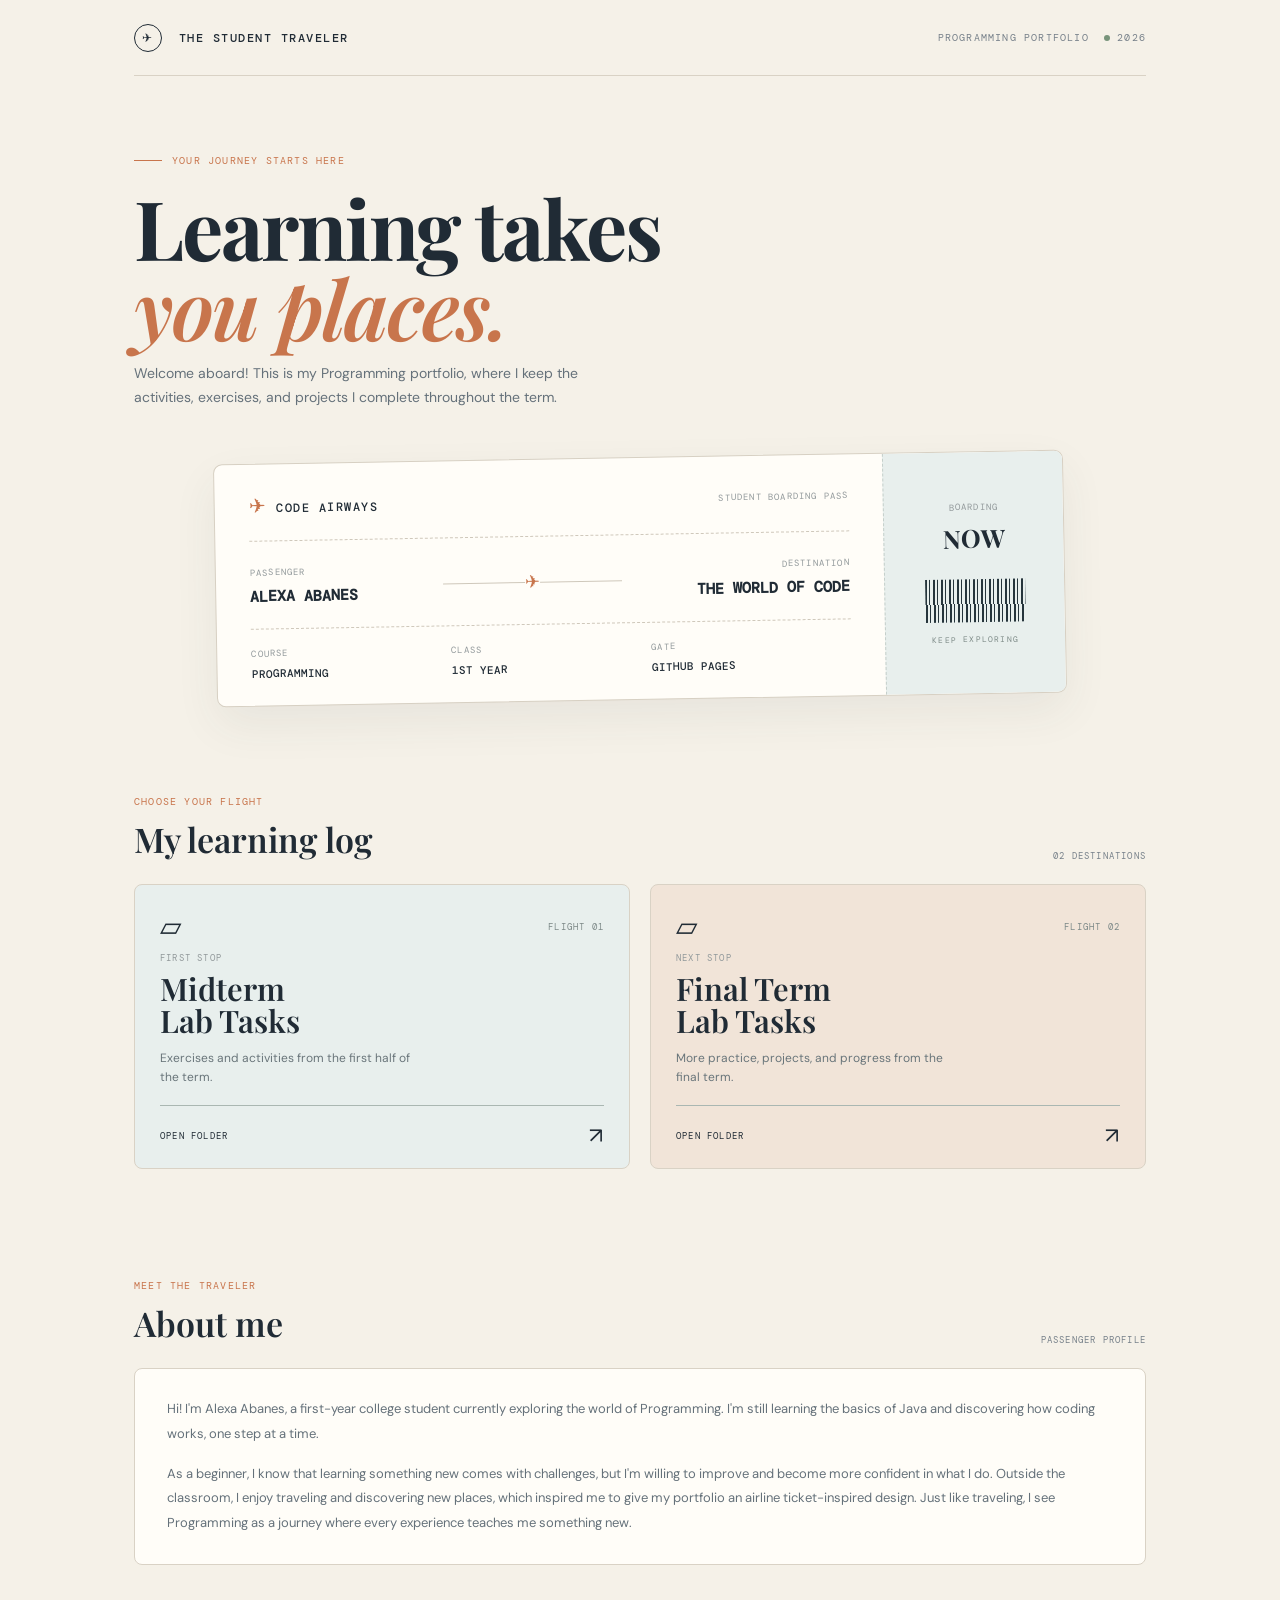
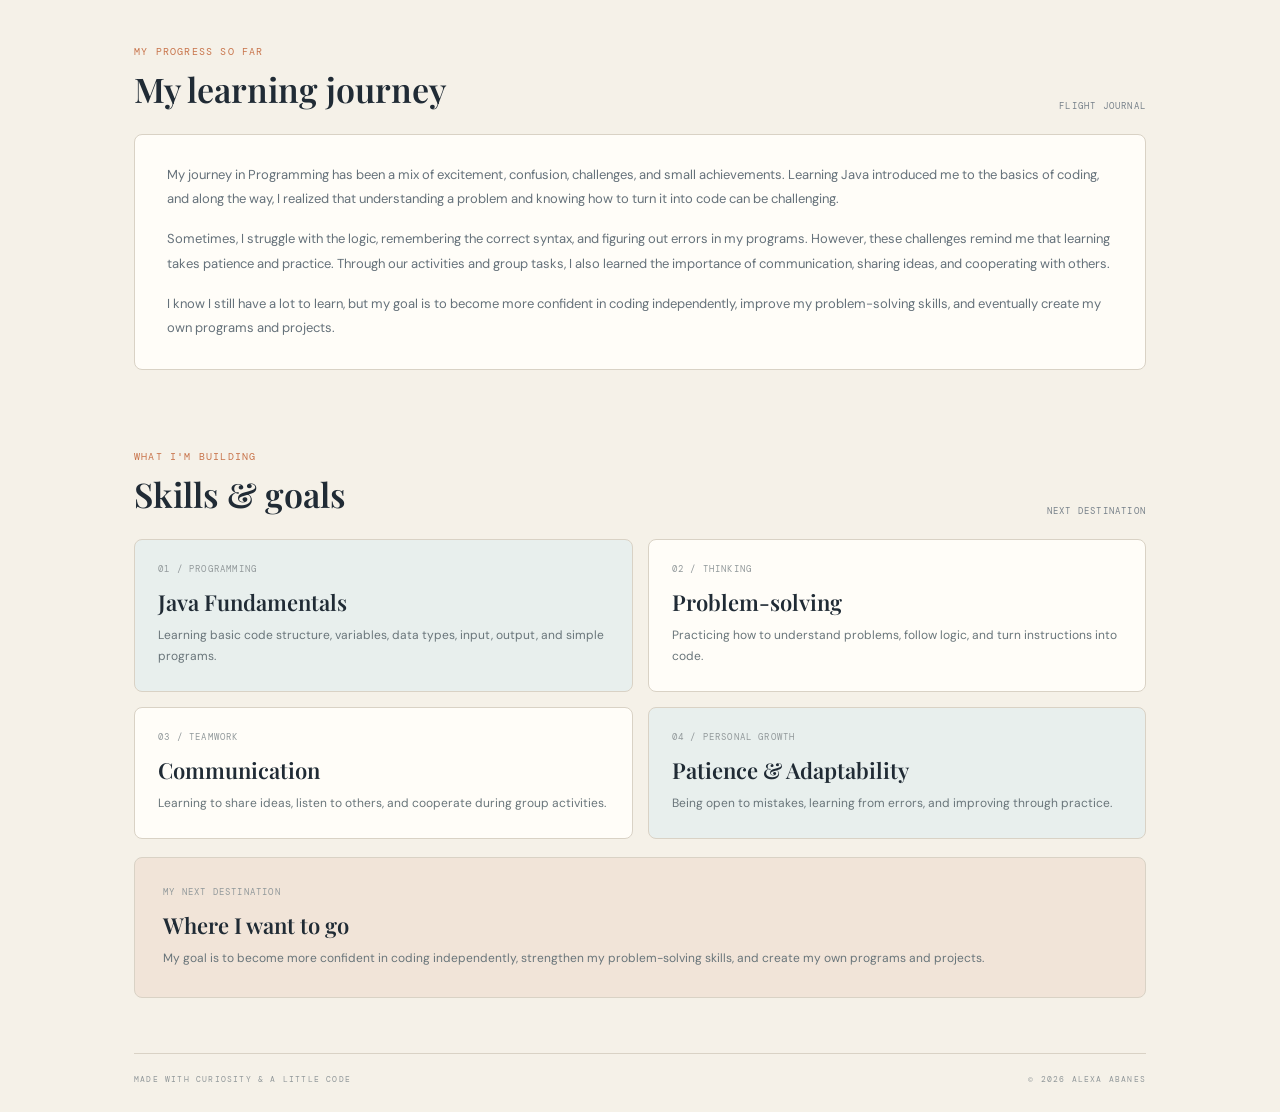
<file: index.html>
<!DOCTYPE html>
<html lang="en">
<head>
  <meta charset="UTF-8">
  <meta name="viewport" content="width=device-width, initial-scale=1.0">
  <title>Alexa Abanes | Programming Portfolio</title>
  <link rel="preconnect" href="https://fonts.googleapis.com">
  <link rel="preconnect" href="https://fonts.gstatic.com" crossorigin>
  <link href="https://fonts.googleapis.com/css2?family=DM+Mono:wght@400;500&family=Playfair+Display:wght@600;700&family=DM+Sans:wght@400;500;600;700&display=swap" rel="stylesheet">
  <link rel="stylesheet" href="style.css">
</head>
<body>
  <div class="page-wrap">
    <nav class="topbar">
      <a class="brand" href="index.html"><span class="brand-mark">✈</span> THE STUDENT TRAVELER</a>
      <span class="nav-note">PROGRAMMING PORTFOLIO <span class="dot"></span> 2026</span>
    </nav>

    <main>
      <section class="hero">
        <div class="eyebrow"><span class="eyebrow-line"></span> YOUR JOURNEY STARTS HERE</div>
        <h1>Learning takes<br><em>you places.</em></h1>
        <p class="intro">Welcome aboard! This is my Programming portfolio, where I keep the activities, exercises, and projects I complete throughout the term.</p>

        <article class="ticket">
          <div class="ticket-main">
            <div class="ticket-head">
              <div class="airline"><span class="plane-icon">✈</span><span>CODE AIRWAYS</span></div>
              <span class="ticket-type">STUDENT BOARDING PASS</span>
            </div>
            <div class="route">
              <div><span class="field-label">PASSENGER</span><strong>ALEXA ABANES</strong></div>
              <div class="route-line"><span></span>✈<span></span></div>
              <div class="destination"><span class="field-label">DESTINATION</span><strong>THE WORLD OF CODE</strong></div>
            </div>
            <div class="ticket-details">
              <div><span class="field-label">COURSE</span><strong>PROGRAMMING</strong></div>
              <div><span class="field-label">CLASS</span><strong>1ST YEAR</strong></div>
              <div><span class="field-label">GATE</span><strong>GITHUB PAGES</strong></div>
            </div>
          </div>
          <div class="ticket-stub">
            <span class="field-label">BOARDING</span>
            <strong>NOW</strong>
            <div class="barcode" aria-label="Decorative barcode"></div>
            <span class="stub-caption">KEEP EXPLORING</span>
          </div>
        </article>
      </section>

      <section class="term-section">
        <div class="section-heading">
          <div><span class="eyebrow">CHOOSE YOUR FLIGHT</span><h2>My learning log</h2></div>
          <span class="section-count">02 DESTINATIONS</span>
        </div>
        <div class="term-grid">
          <a class="term-card midterm" href="midterm/index.html">
            <div class="card-top"><span class="folder-icon">▱</span><span class="card-tag">FLIGHT 01</span></div>
            <div class="card-body"><span class="field-label">FIRST STOP</span><h3>Midterm<br>Lab Tasks</h3><p>Exercises and activities from the first half of the term.</p></div>
            <div class="card-bottom"><span>OPEN FOLDER</span><span class="arrow">↗</span></div>
          </a>
          <a class="term-card finals" href="final-term/index.html">
            <div class="card-top"><span class="folder-icon">▱</span><span class="card-tag">FLIGHT 02</span></div>
            <div class="card-body"><span class="field-label">NEXT STOP</span><h3>Final Term<br>Lab Tasks</h3><p>More practice, projects, and progress from the final term.</p></div>
            <div class="card-bottom"><span>OPEN FOLDER</span><span class="arrow">↗</span></div>
          </a>
        </div>
      </section>

      <section class="profile-section">
        <div class="section-heading">
          <div><span class="eyebrow">MEET THE TRAVELER</span><h2>About me</h2></div>
          <span class="section-count">PASSENGER PROFILE</span>
        </div>
        <div class="profile-box">
          <p>Hi! I'm Alexa Abanes, a first-year college student currently exploring the world of Programming. I'm still learning the basics of Java and discovering how coding works, one step at a time.</p>
          <p>As a beginner, I know that learning something new comes with challenges, but I'm willing to improve and become more confident in what I do. Outside the classroom, I enjoy traveling and discovering new places, which inspired me to give my portfolio an airline ticket-inspired design. Just like traveling, I see Programming as a journey where every experience teaches me something new.</p>
        </div>
      </section>

      <section class="profile-section">
        <div class="section-heading">
          <div><span class="eyebrow">MY PROGRESS SO FAR</span><h2>My learning journey</h2></div>
          <span class="section-count">FLIGHT JOURNAL</span>
        </div>
        <div class="profile-box">
          <p>My journey in Programming has been a mix of excitement, confusion, challenges, and small achievements. Learning Java introduced me to the basics of coding, and along the way, I realized that understanding a problem and knowing how to turn it into code can be challenging.</p>
          <p>Sometimes, I struggle with the logic, remembering the correct syntax, and figuring out errors in my programs. However, these challenges remind me that learning takes patience and practice. Through our activities and group tasks, I also learned the importance of communication, sharing ideas, and cooperating with others.</p>
          <p>I know I still have a lot to learn, but my goal is to become more confident in coding independently, improve my problem-solving skills, and eventually create my own programs and projects.</p>
        </div>
      </section>

      <section class="profile-section">
        <div class="section-heading">
          <div><span class="eyebrow">WHAT I'M BUILDING</span><h2>Skills & goals</h2></div>
          <span class="section-count">NEXT DESTINATION</span>
        </div>
        <div class="skills-grid">
          <article class="skill-card">
            <span class="field-label">01 / PROGRAMMING</span>
            <h3>Java Fundamentals</h3>
            <p>Learning basic code structure, variables, data types, input, output, and simple programs.</p>
          </article>
          <article class="skill-card">
            <span class="field-label">02 / THINKING</span>
            <h3>Problem-solving</h3>
            <p>Practicing how to understand problems, follow logic, and turn instructions into code.</p>
          </article>
          <article class="skill-card">
            <span class="field-label">03 / TEAMWORK</span>
            <h3>Communication</h3>
            <p>Learning to share ideas, listen to others, and cooperate during group activities.</p>
          </article>
          <article class="skill-card">
            <span class="field-label">04 / PERSONAL GROWTH</span>
            <h3>Patience & Adaptability</h3>
            <p>Being open to mistakes, learning from errors, and improving through practice.</p>
          </article>
        </div>
        <div class="goal-box">
          <span class="field-label">MY NEXT DESTINATION</span>
          <h3>Where I want to go</h3>
          <p>My goal is to become more confident in coding independently, strengthen my problem-solving skills, and create my own programs and projects.</p>
        </div>
      </section>

      <footer>
        <span>MADE WITH CURIOSITY & A LITTLE CODE</span>
        <span>© 2026 ALEXA ABANES</span>
      </footer>
    </main>
  </div>
</body>
</html>
</file>
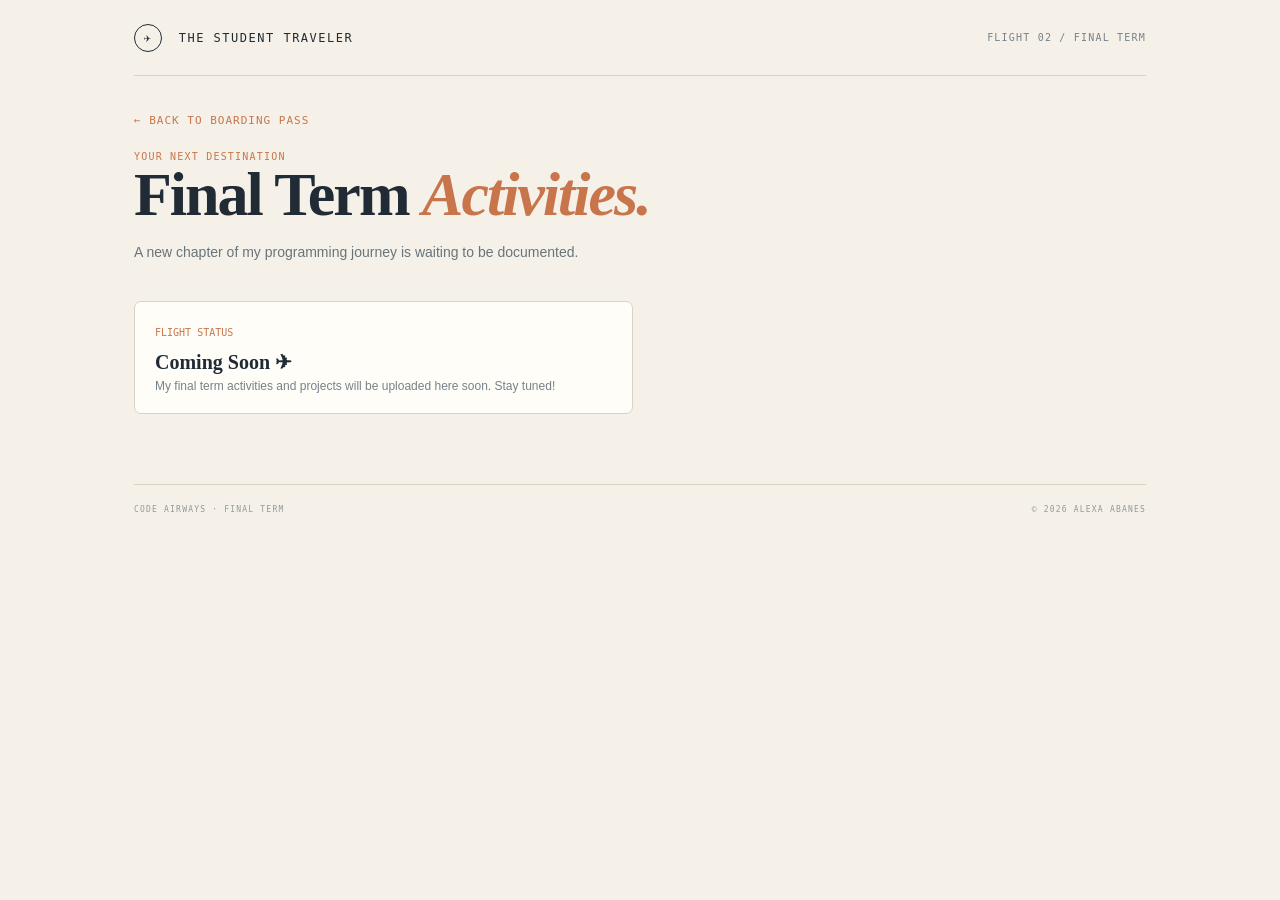
<file: final-term/index.html>
<!DOCTYPE html>
<html lang="en">
<head>
  <meta charset="UTF-8">
  <meta name="viewport" content="width=device-width, initial-scale=1.0">
  <title>Final Term | Alexa</title>
  <link rel="stylesheet" href="../style.css">
</head>
<body>
  <div class="page-wrap subpage">
    <nav class="topbar">
      <a class="brand" href="../index.html">
        <span class="brand-mark">✈</span> THE STUDENT TRAVELER
      </a>
      <span class="nav-note">FLIGHT 02 / FINAL TERM</span>
    </nav>

    <a class="back-link" href="../index.html">← BACK TO BOARDING PASS</a>

    <span class="eyebrow">YOUR NEXT DESTINATION</span>
    <h1 class="page-title">Final Term <em>Activities.</em></h1>
    <p class="page-description">
      A new chapter of my programming journey is waiting to be documented.
    </p>

    <div class="activity-list">
      <div class="activity">
        <small>FLIGHT STATUS</small>
        <h2>Coming Soon ✈</h2>
        <p>My final term activities and projects will be uploaded here soon. Stay tuned!</p>
      </div>
    </div>

    <footer>
      <span>CODE AIRWAYS · FINAL TERM</span>
      <span>© 2026 ALEXA ABANES</span>
    </footer>
  </div>
</body>
</html>
</file>
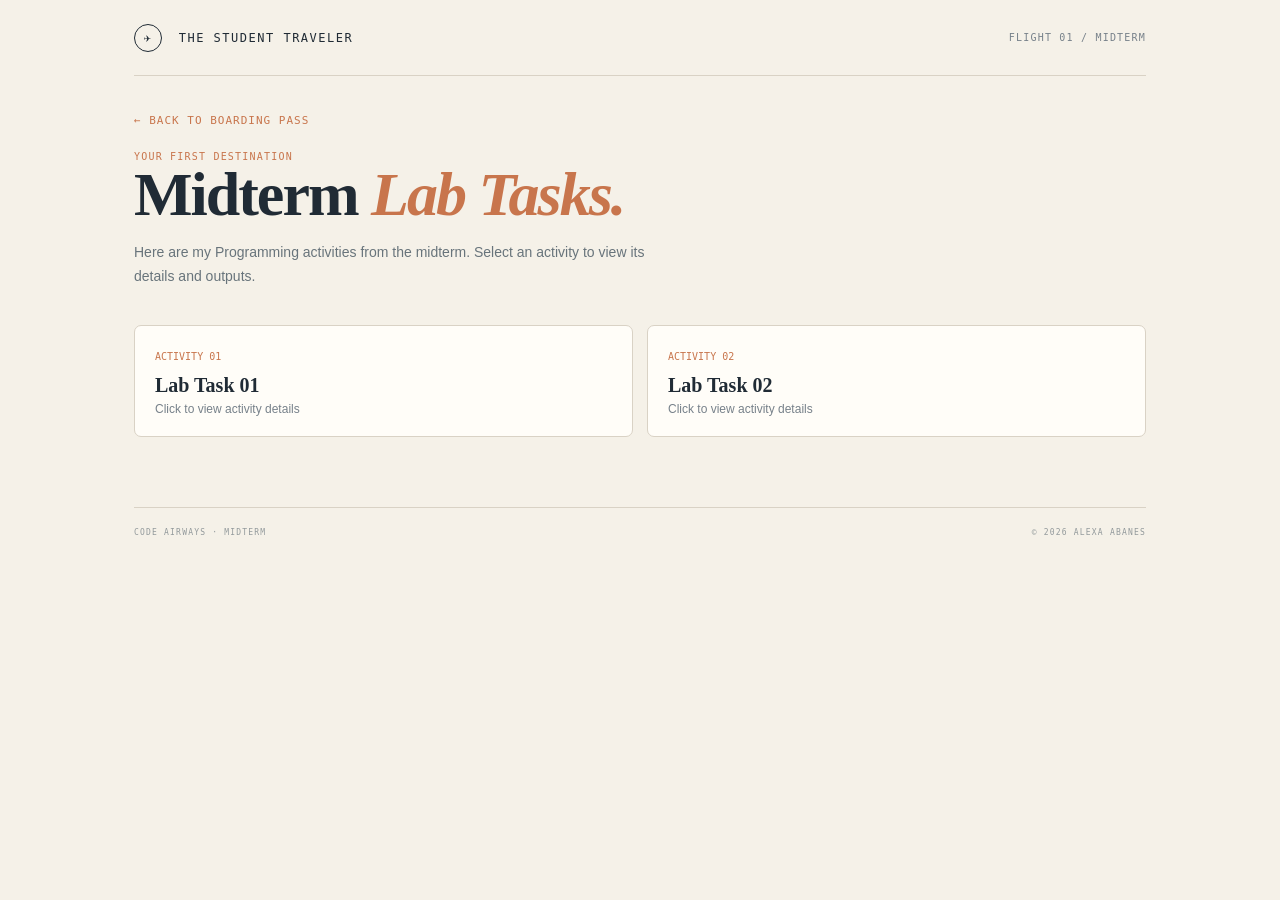
<file: midterm/index.html>
<!DOCTYPE html>
<html lang="en">
<head>
  <meta charset="UTF-8">
  <meta name="viewport" content="width=device-width, initial-scale=1.0">
  <title>Midterm Lab Tasks | Alexa</title>
  <link rel="stylesheet" href="../style.css">
</head>
<body>
  <div class="page-wrap subpage">
    <nav class="topbar">
      <a class="brand" href="../index.html">
        <span class="brand-mark">✈</span> THE STUDENT TRAVELER
      </a>
      <span class="nav-note">FLIGHT 01 / MIDTERM</span>
    </nav>

    <a class="back-link" href="../index.html">← BACK TO BOARDING PASS</a>

    <span class="eyebrow">YOUR FIRST DESTINATION</span>
    <h1 class="page-title">Midterm <em>Lab Tasks.</em></h1>
    <p class="page-description">
      Here are my Programming activities from the midterm. Select an activity to view its details and outputs.
    </p>

    <div class="activity-list">
      <a class="activity" href="activity-01.html">
        <small>ACTIVITY 01</small>
        <h2>Lab Task 01</h2>
        <p>Click to view activity details</p>
      </a>

      <a class="activity" href="activity-02.html">
        <small>ACTIVITY 02</small>
        <h2>Lab Task 02</h2>
        <p>Click to view activity details</p>
      </a>
    </div>

    <footer>
      <span>CODE AIRWAYS · MIDTERM</span>
      <span>© 2026 ALEXA ABANES</span>
    </footer>
  </div>
</body>
</html>
</file>
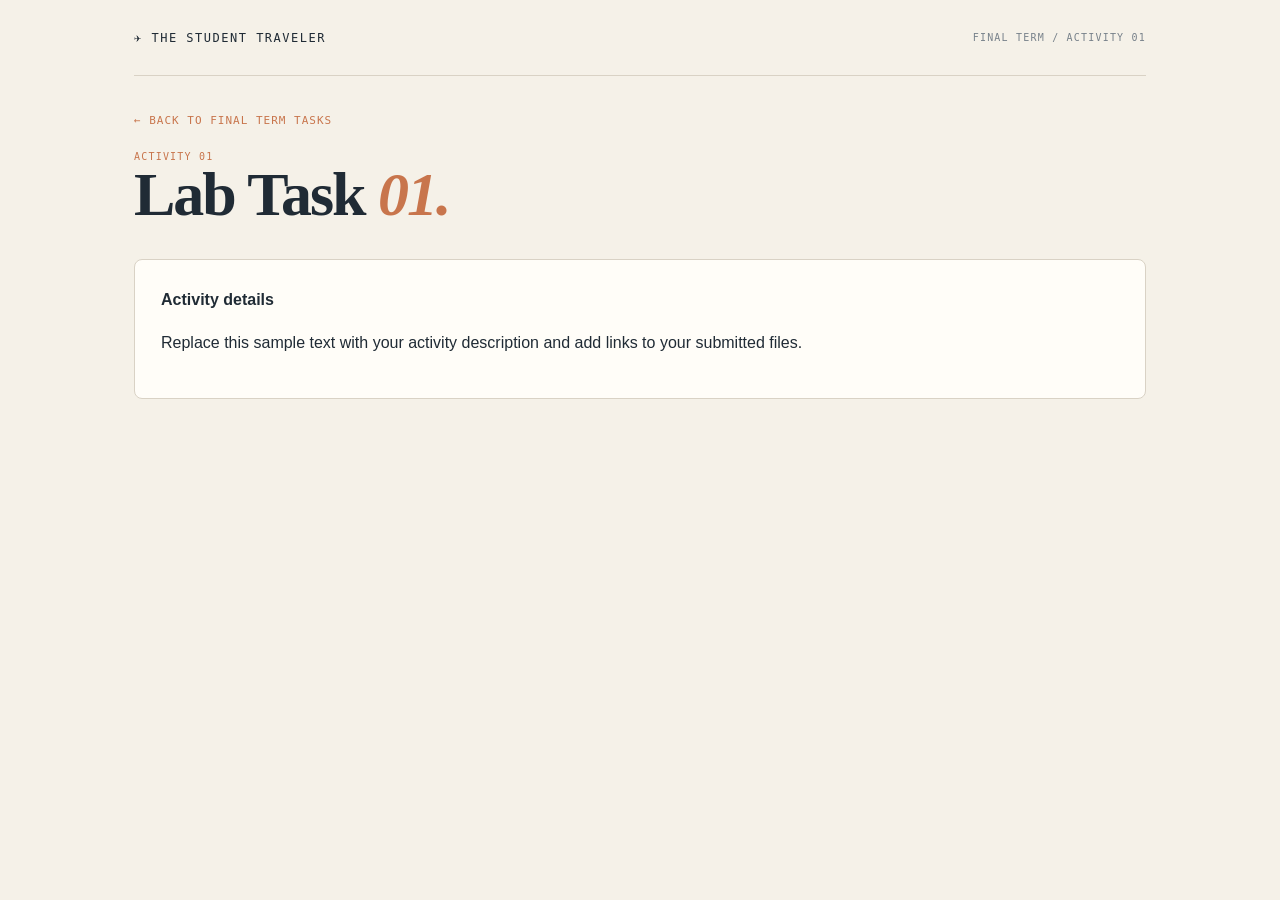
<file: final-term/activity-01.html>
<!DOCTYPE html>
<html lang="en"><head><meta charset="UTF-8"><meta name="viewport" content="width=device-width, initial-scale=1.0"><title>Final Activity 01 | Alexa</title><link rel="stylesheet" href="../style.css"></head><body><div class="page-wrap subpage"><nav class="topbar"><a class="brand" href="../index.html">✈ THE STUDENT TRAVELER</a><span class="nav-note">FINAL TERM / ACTIVITY 01</span></nav><a class="back-link" href="index.html">← BACK TO FINAL TERM TASKS</a><span class="eyebrow">ACTIVITY 01</span><h1 class="page-title">Lab Task <em>01.</em></h1><div class="work-box"><strong>Activity details</strong><p>Replace this sample text with your activity description and add links to your submitted files.</p></div></div></body></html>
</file>
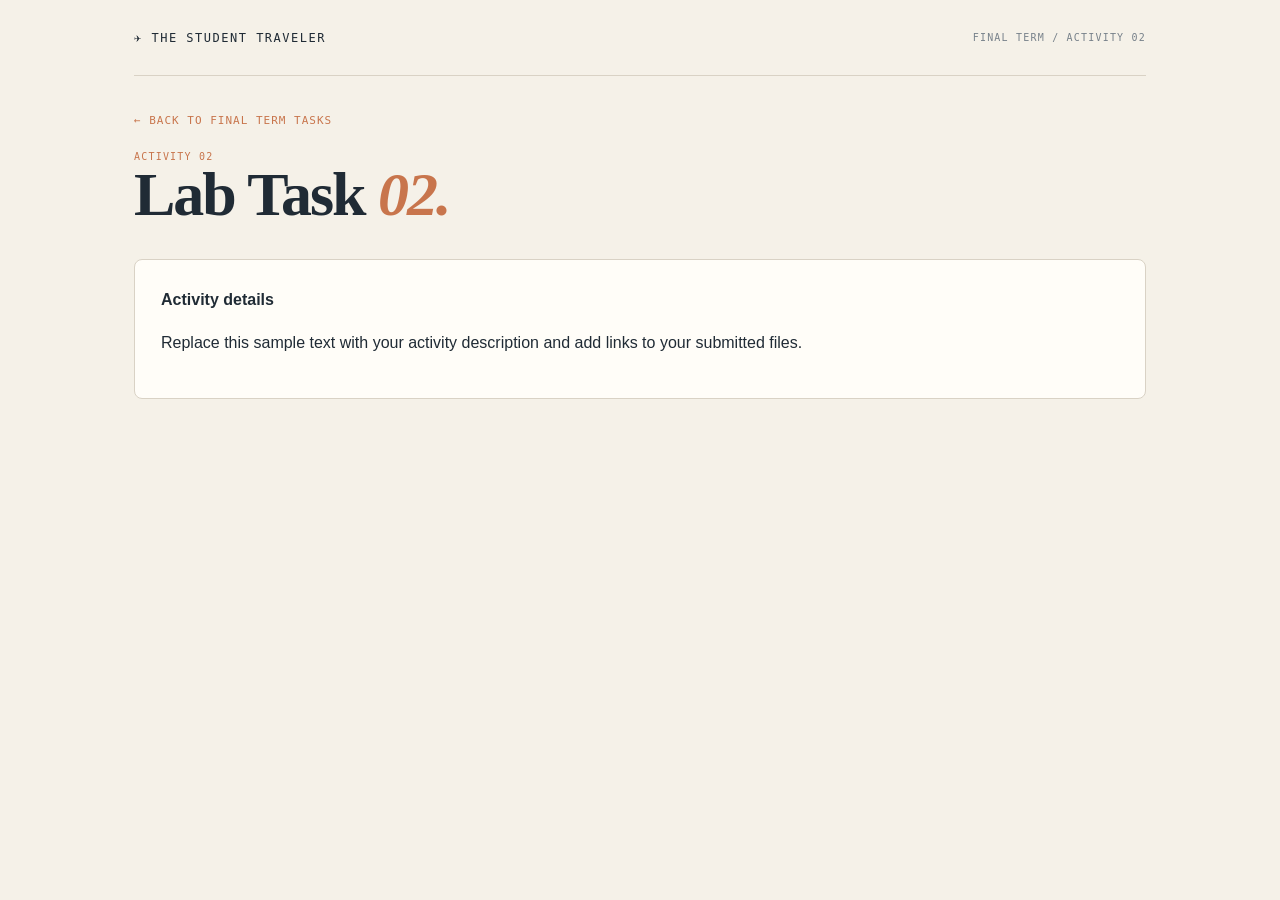
<file: final-term/activity-02.html>
<!DOCTYPE html>
<html lang="en"><head><meta charset="UTF-8"><meta name="viewport" content="width=device-width, initial-scale=1.0"><title>Final Activity 02 | Alexa</title><link rel="stylesheet" href="../style.css"></head><body><div class="page-wrap subpage"><nav class="topbar"><a class="brand" href="../index.html">✈ THE STUDENT TRAVELER</a><span class="nav-note">FINAL TERM / ACTIVITY 02</span></nav><a class="back-link" href="index.html">← BACK TO FINAL TERM TASKS</a><span class="eyebrow">ACTIVITY 02</span><h1 class="page-title">Lab Task <em>02.</em></h1><div class="work-box"><strong>Activity details</strong><p>Replace this sample text with your activity description and add links to your submitted files.</p></div></div></body></html>
</file>
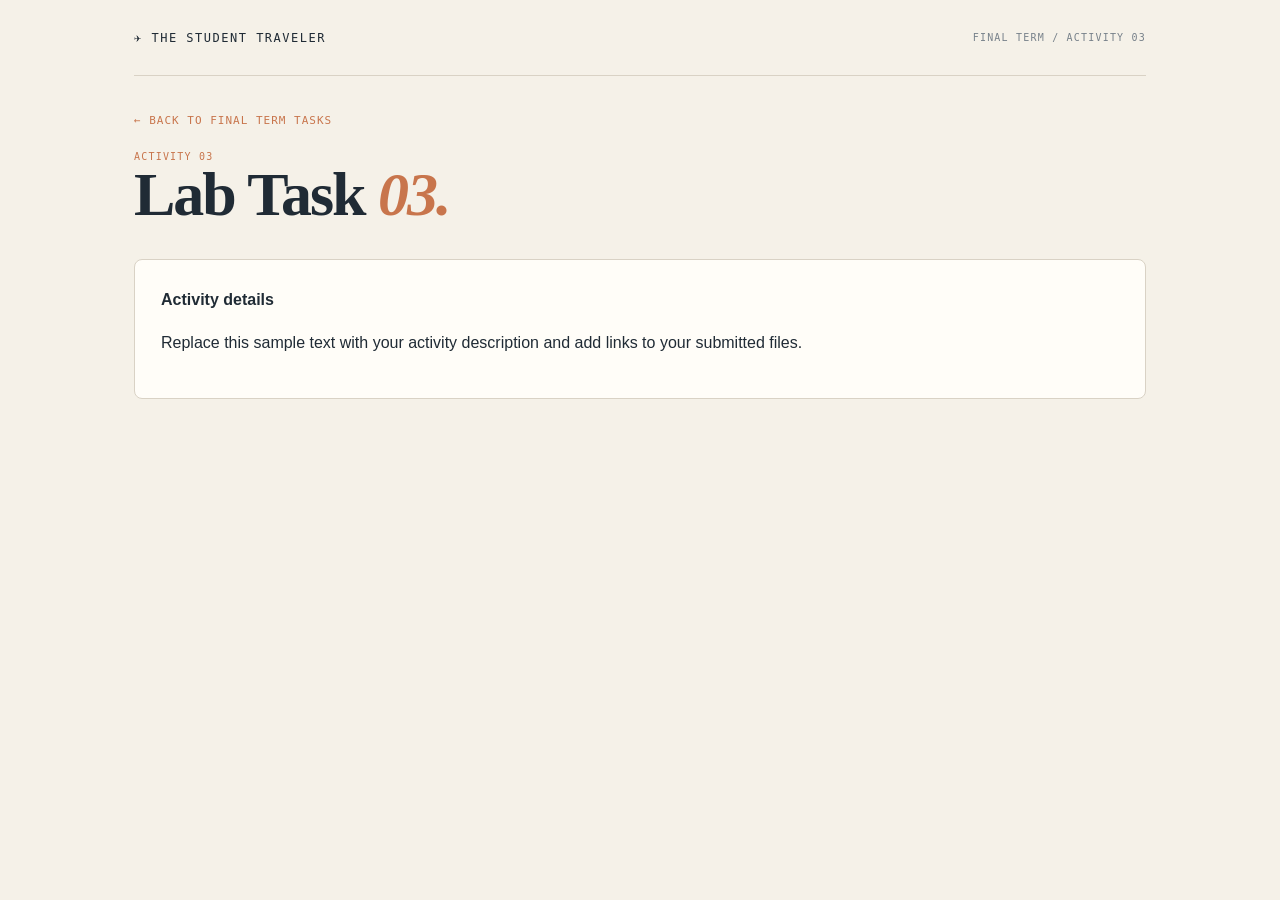
<file: final-term/activity-03.html>
<!DOCTYPE html>
<html lang="en"><head><meta charset="UTF-8"><meta name="viewport" content="width=device-width, initial-scale=1.0"><title>Final Activity 03 | Alexa</title><link rel="stylesheet" href="../style.css"></head><body><div class="page-wrap subpage"><nav class="topbar"><a class="brand" href="../index.html">✈ THE STUDENT TRAVELER</a><span class="nav-note">FINAL TERM / ACTIVITY 03</span></nav><a class="back-link" href="index.html">← BACK TO FINAL TERM TASKS</a><span class="eyebrow">ACTIVITY 03</span><h1 class="page-title">Lab Task <em>03.</em></h1><div class="work-box"><strong>Activity details</strong><p>Replace this sample text with your activity description and add links to your submitted files.</p></div></div></body></html>
</file>
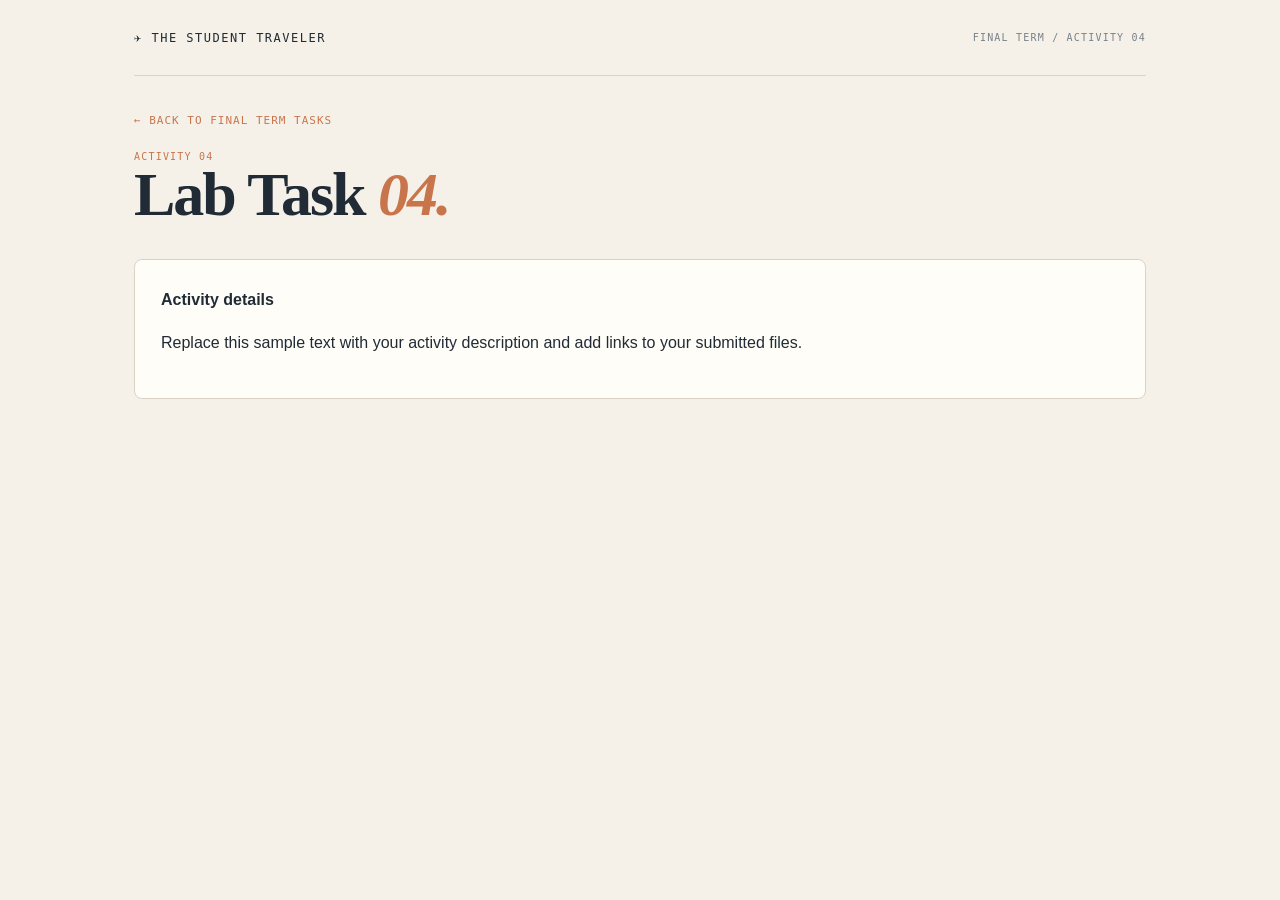
<file: final-term/activity-04.html>
<!DOCTYPE html>
<html lang="en"><head><meta charset="UTF-8"><meta name="viewport" content="width=device-width, initial-scale=1.0"><title>Final Activity 04 | Alexa</title><link rel="stylesheet" href="../style.css"></head><body><div class="page-wrap subpage"><nav class="topbar"><a class="brand" href="../index.html">✈ THE STUDENT TRAVELER</a><span class="nav-note">FINAL TERM / ACTIVITY 04</span></nav><a class="back-link" href="index.html">← BACK TO FINAL TERM TASKS</a><span class="eyebrow">ACTIVITY 04</span><h1 class="page-title">Lab Task <em>04.</em></h1><div class="work-box"><strong>Activity details</strong><p>Replace this sample text with your activity description and add links to your submitted files.</p></div></div></body></html>
</file>
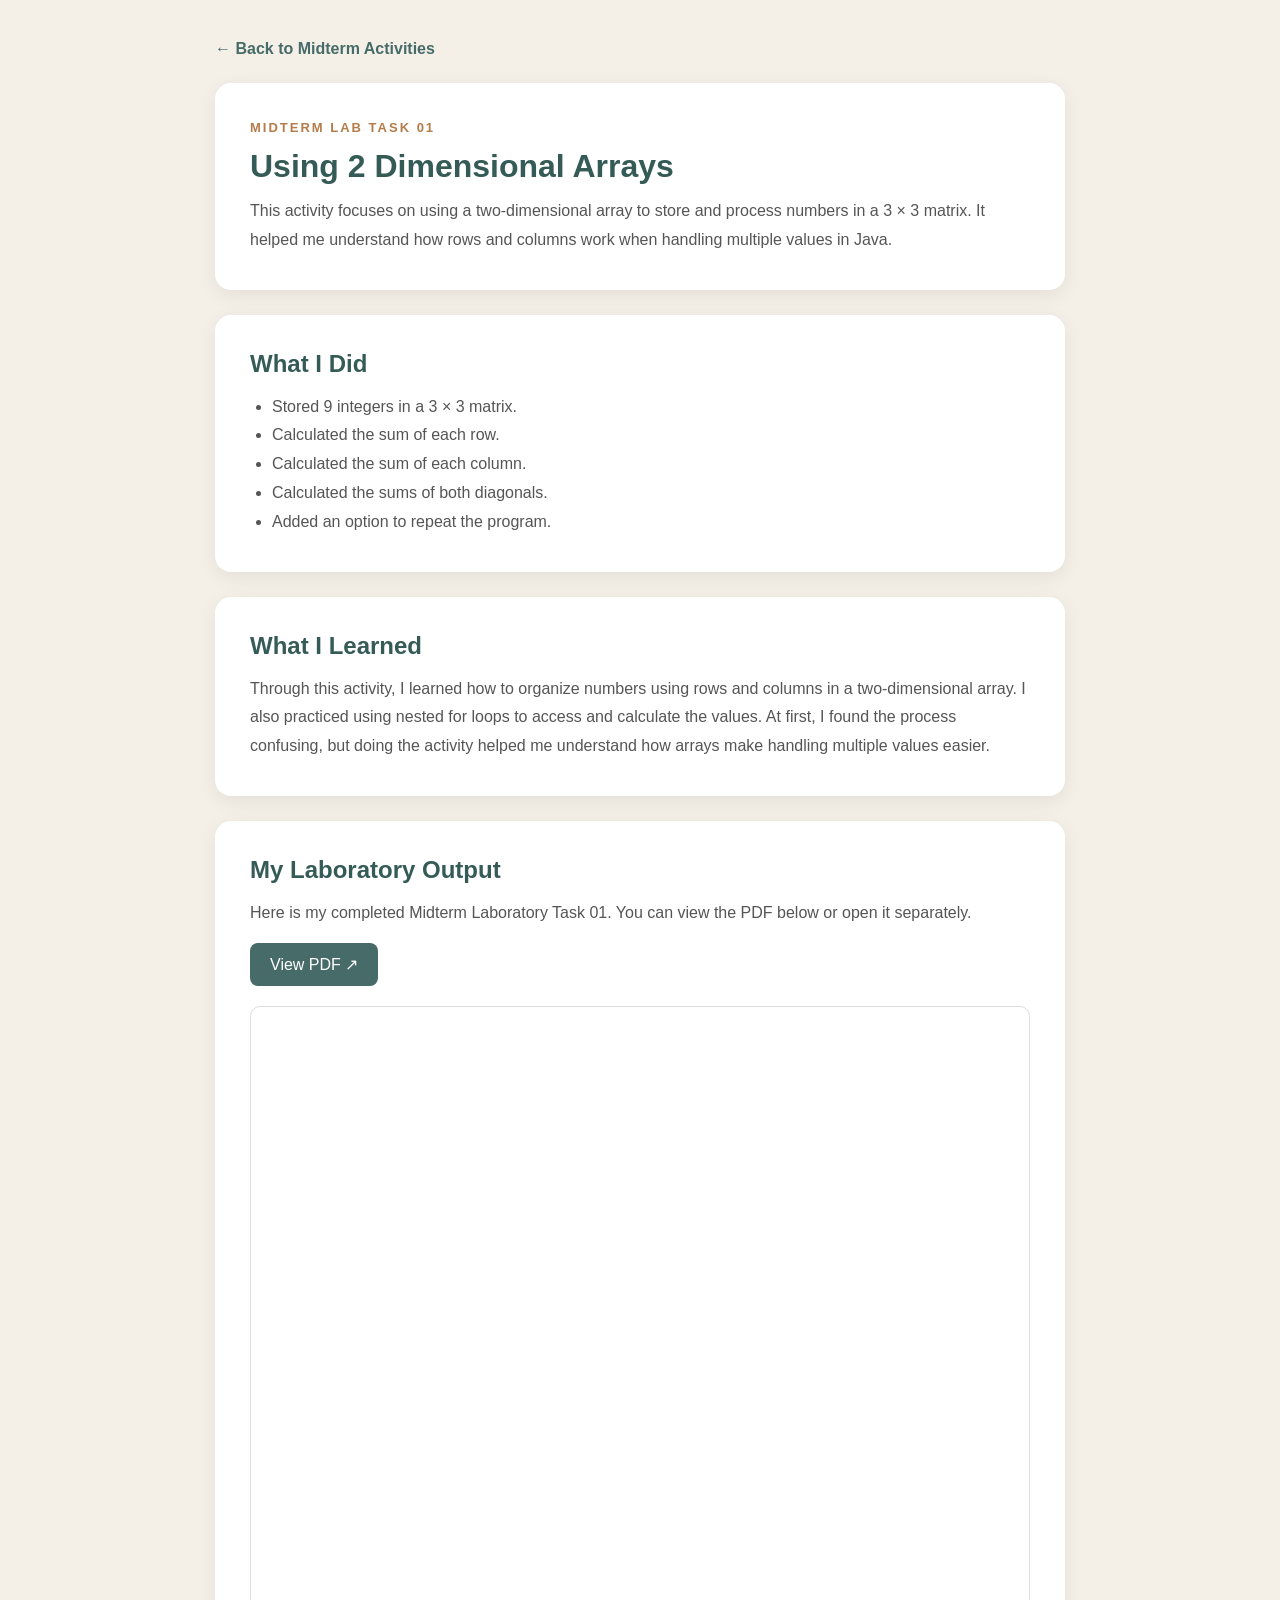
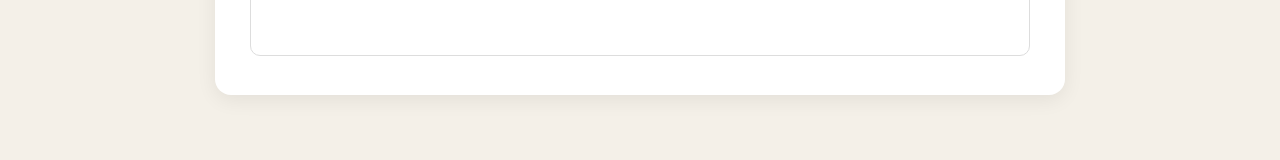
<file: midterm/activity-01.html>
<!DOCTYPE html>
<html lang="en">
<head>
    <meta charset="UTF-8">
    <meta name="viewport" content="width=device-width, initial-scale=1.0">
    <title>Activity 01 | 2D Arrays</title>
    <style>
        * {
            box-sizing: border-box;
            margin: 0;
            padding: 0;
        }

        body {
            font-family: Arial, sans-serif;
            background: #f4f0e8;
            color: #263238;
            padding: 40px 20px;
        }

        .container {
            max-width: 850px;
            margin: auto;
        }

        .back {
            display: inline-block;
            margin-bottom: 25px;
            color: #476b68;
            text-decoration: none;
            font-weight: bold;
        }

        .card {
            background: white;
            padding: 35px;
            border-radius: 16px;
            box-shadow: 0 5px 20px rgba(0,0,0,0.07);
            margin-bottom: 25px;
        }

        .tag {
            color: #b47b48;
            font-size: 13px;
            font-weight: bold;
            letter-spacing: 2px;
        }

        h1 {
            margin: 12px 0;
            color: #355b57;
        }

        h2 {
            color: #355b57;
            margin-bottom: 15px;
        }

        p, li {
            line-height: 1.8;
            color: #555;
        }

        ul {
            padding-left: 22px;
        }

        .pdf-link {
            display: inline-block;
            background: #476b68;
            color: white;
            text-decoration: none;
            padding: 12px 20px;
            border-radius: 8px;
            margin-top: 15px;
        }

        iframe {
            width: 100%;
            height: 650px;
            border: 1px solid #ddd;
            border-radius: 10px;
            margin-top: 20px;
        }

        @media (max-width: 600px) {
            .card {
                padding: 22px;
            }

            iframe {
                height: 500px;
            }
        }
    </style>
</head>

<body>
    <div class="container">

        <a class="back" href="index.html">← Back to Midterm Activities</a>

        <div class="card">
            <span class="tag">MIDTERM LAB TASK 01</span>
            <h1>Using 2 Dimensional Arrays</h1>

            <p>
                This activity focuses on using a two-dimensional array
                to store and process numbers in a 3 × 3 matrix.
                It helped me understand how rows and columns work
                when handling multiple values in Java.
            </p>
        </div>

        <div class="card">
            <h2>What I Did</h2>
            <ul>
                <li>Stored 9 integers in a 3 × 3 matrix.</li>
                <li>Calculated the sum of each row.</li>
                <li>Calculated the sum of each column.</li>
                <li>Calculated the sums of both diagonals.</li>
                <li>Added an option to repeat the program.</li>
            </ul>
        </div>

        <div class="card">
            <h2>What I Learned</h2>
            <p>
                Through this activity, I learned how to organize
                numbers using rows and columns in a two-dimensional
                array. I also practiced using nested for loops to
                access and calculate the values. At first, I found
                the process confusing, but doing the activity helped
                me understand how arrays make handling multiple
                values easier.
            </p>
        </div>

        <div class="card">
            <h2>My Laboratory Output</h2>
            <p>
                Here is my completed Midterm Laboratory Task 01.
                You can view the PDF below or open it separately.
            </p>

            <a class="pdf-link"
               href="Abanes_HaidenAlexaP._Laboratory%20task%201.pdf"
               target="_blank">
                View PDF ↗
            </a>

            <iframe
                src="Abanes_HaidenAlexaP._Laboratory%20task%201.pdf"
                title="Midterm Lab Task 01 PDF">
            </iframe>
        </div>

    </div>
</body>
</html>
</file>
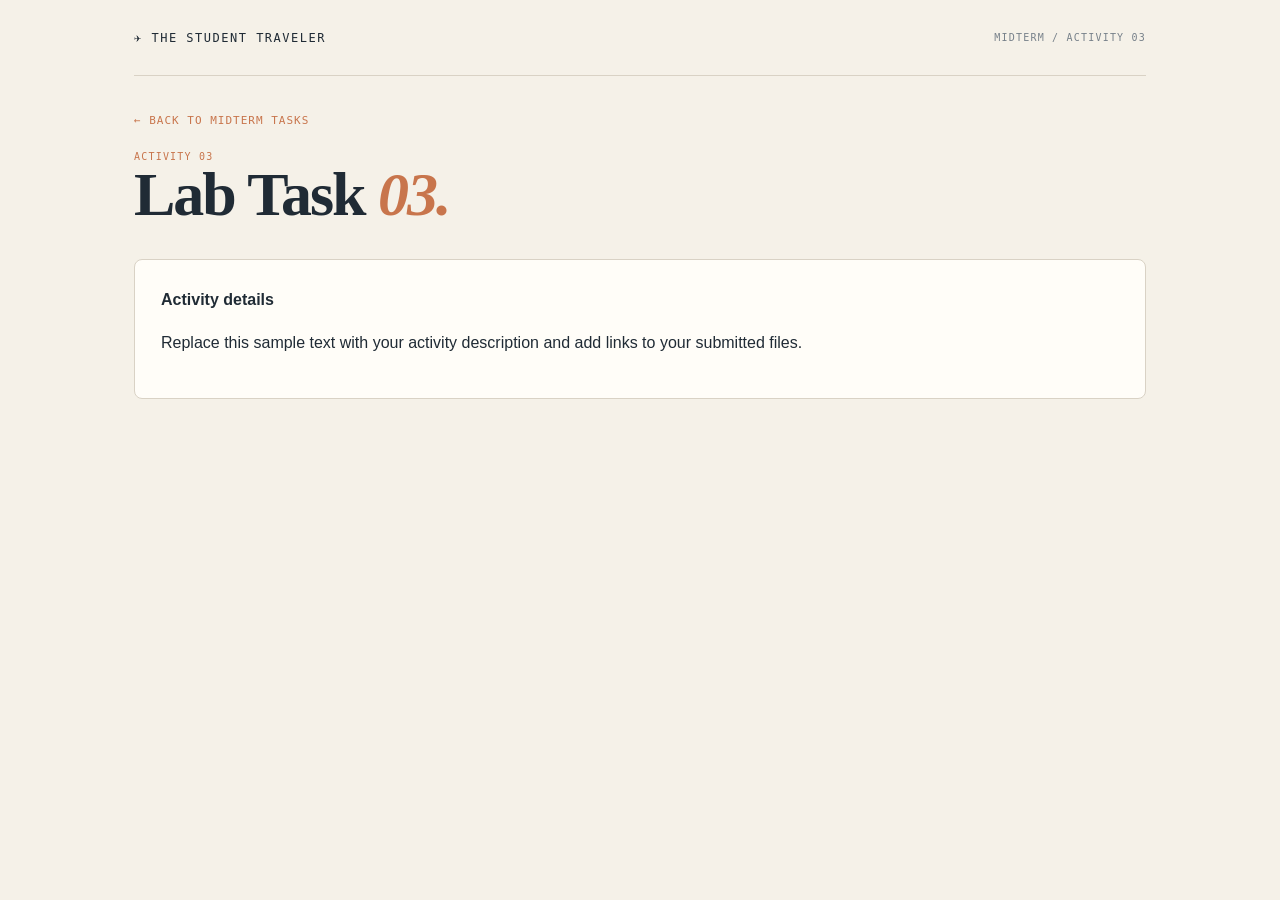
<file: midterm/activity-03.html>
<!DOCTYPE html>
<html lang="en"><head><meta charset="UTF-8"><meta name="viewport" content="width=device-width, initial-scale=1.0"><title>Midterm Activity 03 | Alexa</title><link rel="stylesheet" href="../style.css"></head><body><div class="page-wrap subpage"><nav class="topbar"><a class="brand" href="../index.html">✈ THE STUDENT TRAVELER</a><span class="nav-note">MIDTERM / ACTIVITY 03</span></nav><a class="back-link" href="index.html">← BACK TO MIDTERM TASKS</a><span class="eyebrow">ACTIVITY 03</span><h1 class="page-title">Lab Task <em>03.</em></h1><div class="work-box"><strong>Activity details</strong><p>Replace this sample text with your activity description and add links to your submitted files.</p></div></div></body></html>
</file>
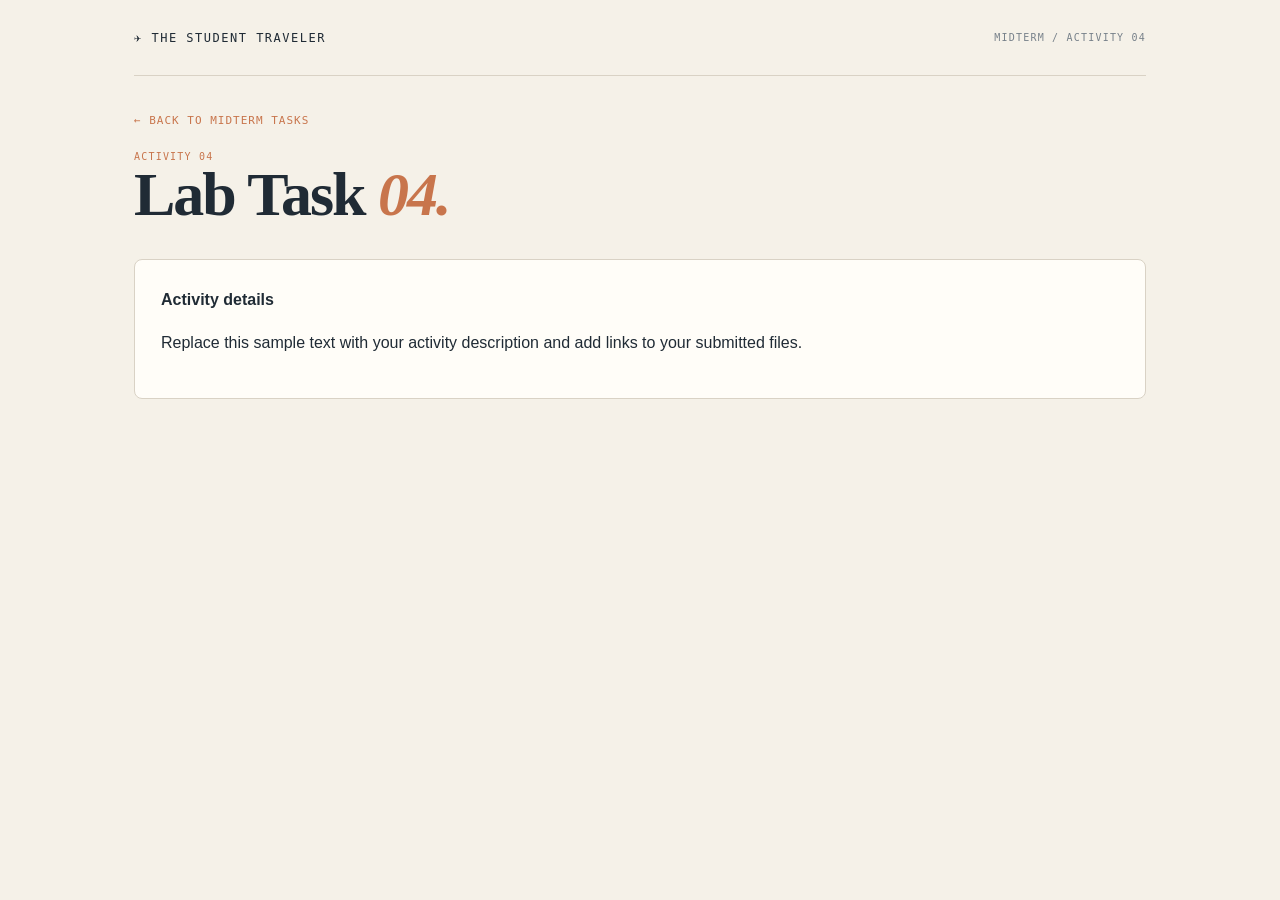
<file: midterm/activity-04.html>
<!DOCTYPE html>
<html lang="en"><head><meta charset="UTF-8"><meta name="viewport" content="width=device-width, initial-scale=1.0"><title>Midterm Activity 04 | Alexa</title><link rel="stylesheet" href="../style.css"></head><body><div class="page-wrap subpage"><nav class="topbar"><a class="brand" href="../index.html">✈ THE STUDENT TRAVELER</a><span class="nav-note">MIDTERM / ACTIVITY 04</span></nav><a class="back-link" href="index.html">← BACK TO MIDTERM TASKS</a><span class="eyebrow">ACTIVITY 04</span><h1 class="page-title">Lab Task <em>04.</em></h1><div class="work-box"><strong>Activity details</strong><p>Replace this sample text with your activity description and add links to your submitted files.</p></div></div></body></html>
</file>
<file: style.css>
* { box-sizing: border-box; }
:root { --ink:#202b35; --muted:#77818a; --paper:#f5f1e8; --line:#d9d2c5; --orange:#c8754c; --blue:#dce8e9; }
body { margin:0; background:var(--paper); color:var(--ink); font-family:"DM Sans",sans-serif; }
.page-wrap { max-width:1080px; margin:auto; padding:0 34px; }
.topbar { height:76px; display:flex; align-items:center; justify-content:space-between; border-bottom:1px solid var(--line); }
.brand { color:var(--ink); text-decoration:none; font:500 12px "DM Mono",monospace; letter-spacing:1.5px; }
.brand-mark { display:inline-grid; place-items:center; width:28px; height:28px; margin-right:8px; border:1px solid var(--ink); border-radius:50%; }
.nav-note,.eyebrow,.field-label,.ticket-type,.section-count,.card-tag,.card-bottom,footer,.stub-caption { font-family:"DM Mono",monospace; letter-spacing:1.2px; }
.nav-note { font-size:10px; color:var(--muted); }
.dot { display:inline-block; width:6px; height:6px; margin-left:8px; background:#78947b; border-radius:50%; }
.hero { padding:78px 0 70px; }
.eyebrow { display:flex; align-items:center; gap:10px; color:var(--orange); font-size:10px; }
.eyebrow-line { width:28px; height:1px; background:var(--orange); }
h1 { margin:20px 0 14px; font:700 clamp(48px,8vw,82px)/.98 "Playfair Display",serif; letter-spacing:-2px; }
h1 em { color:var(--orange); font-weight:600; }
.intro { max-width:490px; color:#65717a; line-height:1.7; font-size:14px; }
.ticket { display:grid; grid-template-columns:1fr 180px; max-width:850px; margin:48px auto 0; background:#fffdf8; border:1px solid #d7d0c3; border-radius:9px; box-shadow:0 18px 45px #35404b12; overflow:hidden; transform:rotate(-1deg); }
.ticket-main { padding:28px 34px 25px; }
.ticket-head { display:flex; justify-content:space-between; align-items:center; padding-bottom:22px; border-bottom:1px dashed #cfc8bb; }
.airline { font:500 12px "DM Mono",monospace; letter-spacing:1.5px; }
.plane-icon { color:var(--orange); font-size:20px; margin-right:9px; }
.ticket-type,.field-label { display:block; color:#92999b; font-size:9px; }
.route { display:grid; grid-template-columns:1fr 1fr 1.2fr; align-items:center; gap:14px; padding:25px 0 22px; }
.route strong { display:block; margin-top:8px; font:600 15px "DM Mono",monospace; }
.route-line { display:flex; align-items:center; color:var(--orange); font-size:18px; }
.route-line span { height:1px; flex:1; background:#cfc8bb; }
.destination { text-align:right; }
.ticket-details { display:grid; grid-template-columns:repeat(3,1fr); padding-top:18px; border-top:1px dashed #cfc8bb; }
.ticket-details strong { display:block; margin-top:7px; font:500 11px "DM Mono",monospace; }
.ticket-stub { display:flex; flex-direction:column; justify-content:center; align-items:center; padding:20px; background:#e8efed; border-left:1px dashed #c5cfca; }
.ticket-stub strong { margin:8px 0 25px; font:700 25px "Playfair Display",serif; }
.barcode { width:100px; height:43px; background:repeating-linear-gradient(90deg,#26353c 0 2px,transparent 2px 4px,#26353c 4px 5px,transparent 5px 8px); }
.stub-caption { margin-top:12px; color:#7c8986; font-size:8px; }
.term-section { padding:25px 0 85px; }
.section-heading { display:flex; justify-content:space-between; align-items:end; margin-bottom:22px; }
h2 { margin:8px 0 0; font:600 34px "Playfair Display",serif; }
.section-count { color:var(--muted); font-size:9px; }
.term-grid { display:grid; grid-template-columns:1fr 1fr; gap:20px; }
.term-card { min-height:285px; padding:23px 25px 18px; display:flex; flex-direction:column; color:var(--ink); text-decoration:none; border:1px solid var(--line); border-radius:8px; transition:transform .2s,box-shadow .2s; }
.term-card:hover { transform:translateY(-5px); box-shadow:0 14px 30px #35404b12; }
.midterm { background:#e8efed; }
.finals { background:#f1e4d8; }
.card-top,.card-bottom { display:flex; justify-content:space-between; align-items:center; }
.folder-icon { font-size:28px; }
.card-tag { font-size:9px; color:#7d8988; }
.card-body { margin:auto 0; }
.card-body h3 { margin:8px 0; font:600 31px/1.05 "Playfair Display",serif; }
.card-body p { max-width:270px; color:#69757a; font-size:12px; line-height:1.6; }
.card-bottom { padding-top:15px; border-top:1px solid #aab7b2; font-size:9px; }
.arrow { font:22px "DM Sans",sans-serif; }
footer { display:flex; justify-content:space-between; gap:12px; padding:20px 0 28px; border-top:1px solid var(--line); color:#92999b; font-size:8px; }
.subpage { min-height:100vh; }
.back-link { display:inline-block; margin:38px 0 24px; color:var(--orange); text-decoration:none; font:11px "DM Mono",monospace; letter-spacing:1px; }
.page-title { margin:0; font:600 clamp(38px,7vw,62px)/1.05 "Playfair Display",serif; }
.page-description { color:#68747b; font-size:14px; line-height:1.7; max-width:540px; }
.activity-list { display:grid; grid-template-columns:1fr 1fr; gap:14px; margin:36px 0 70px; }
.activity { display:block; padding:20px; border:1px solid var(--line); border-radius:7px; background:#fffdf8; color:var(--ink); text-decoration:none; }
.activity:hover { border-color:var(--orange); }
.activity small { color:var(--orange); font:10px "DM Mono",monospace; }
.activity h2 { font:600 20px "Playfair Display",serif; margin:10px 0 5px; }
.activity p { margin:0; color:#77818a; font-size:12px; }
.work-box { margin:32px 0 70px; padding:26px; background:#fffdf8; border:1px solid var(--line); border-radius:8px; line-height:1.7; }
@media(max-width:650px) {
 .page-wrap{padding:0 19px}.nav-note{font-size:8px}.hero{padding:55px 0 45px}
 .ticket{grid-template-columns:1fr;transform:none}.ticket-stub{border-left:0;border-top:1px dashed #c5cfca;min-height:115px}
 .route{grid-template-columns:1fr;gap:18px}.route-line{display:none}.destination{text-align:left}
 .term-grid,.activity-list{grid-template-columns:1fr}.section-heading{align-items:start;gap:15px;flex-direction:column}
 footer{flex-direction:column}
}

/* ABOUT ME, LEARNING JOURNEY, AND SKILLS */

.profile-section {
  padding: 25px 0 55px;
}

.profile-box {
  padding: 28px 32px;
  background: #fffdf8;
  border: 1px solid var(--line);
  border-radius: 8px;
  color: #65717a;
  font-size: 13px;
  line-height: 1.9;
}

.profile-box p {
  margin: 0 0 15px;
}

.profile-box p:last-child {
  margin-bottom: 0;
}

.skills-grid {
  display: grid;
  grid-template-columns: 1fr 1fr;
  gap: 15px;
}

.skill-card {
  padding: 23px;
  background: #e8efed;
  border: 1px solid var(--line);
  border-radius: 8px;
}

.skill-card:nth-child(2),
.skill-card:nth-child(3) {
  background: #fffdf8;
}

.skill-card h3,
.goal-box h3 {
  margin: 12px 0 8px;
  font: 600 22px "Playfair Display", serif;
}

.skill-card p,
.goal-box p {
  margin: 0;
  color: #69757a;
  font-size: 12px;
  line-height: 1.8;
}

.goal-box {
  margin-top: 18px;
  padding: 28px;
  background: #f1e4d8;
  border: 1px solid var(--line);
  border-radius: 8px;
}

@media(max-width:650px) {
  .skills-grid {
    grid-template-columns: 1fr;
  }

  .profile-box,
  .goal-box {
    padding: 22px;
  }
}
</file>
